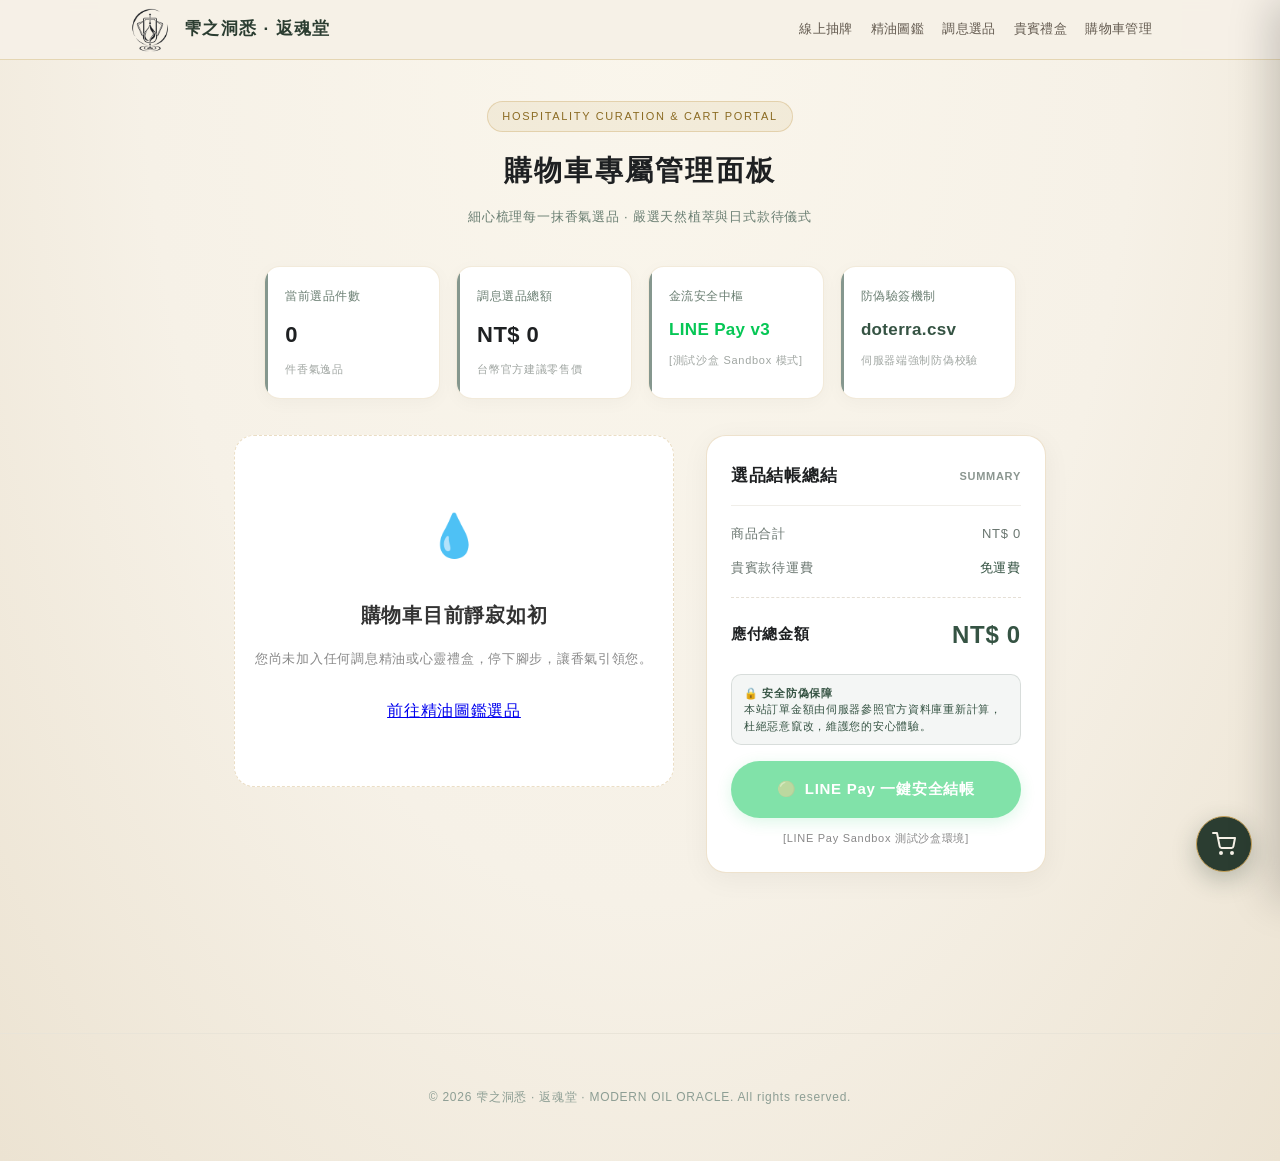
<file: static/cart.html>
<!DOCTYPE html>
<html lang="zh-Hant">
<head>
<!-- Google tag (gtag.js) -->
<script async src="https://www.googletagmanager.com/gtag/js?id=G-LH6J1MM1LK"></script>
<script>
  window.dataLayer = window.dataLayer || [];
  function gtag(){dataLayer.push(arguments);}
  gtag('js', new Date());
  gtag('config', 'G-LH6J1MM1LK');
</script>
<meta charset="UTF-8">
<meta name="viewport" content="width=device-width, initial-scale=1, viewport-fit=cover">
<title>購物車專屬管理面板｜現代精油心靈指引卡 · 雫之洞悉</title>
<meta name="description" content="雫之洞悉 · 返魂堂 購物車專屬管理面板。檢視當前調息選品、精油禮盒配置與 LINE Pay 一鍵安全結帳。">
<meta name="theme-color" content="#355343">
<link rel="icon" href="favicon.png?v=3" type="image/png">
<link rel="apple-touch-icon" href="apple-touch-icon.png">
<link rel="stylesheet" href="style.css?v=21">
<link rel="stylesheet" href="cart.css?v=1">
<link rel="stylesheet" href="fonts.css?v=1" media="print" onload="this.media='all'">
<noscript><link rel="stylesheet" href="fonts.css?v=1"></noscript>
<style>
  /* 購物車專屬管理面板 專用日式和風樣式 */
  .cart-admin-container {
    max-width: 1160px;
    margin: 40px auto 80px;
    padding: 0 24px;
  }
  .cart-admin-header {
    text-align: center;
    margin-bottom: 36px;
  }
  .cart-admin-badge {
    display: inline-block;
    font-size: 11px;
    letter-spacing: 0.15em;
    padding: 4px 14px;
    background: rgba(197, 160, 89, 0.12);
    border: 1px solid rgba(197, 160, 89, 0.35);
    color: #8b6b23;
    border-radius: 9999px;
    margin-bottom: 12px;
    font-family: var(--font-en, sans-serif);
    text-transform: uppercase;
  }
  .cart-admin-title {
    font-family: var(--font-serif, "Noto Serif TC", serif);
    font-size: 28px;
    color: #1e2022;
    letter-spacing: 0.08em;
    margin: 0 0 8px;
    font-weight: 600;
  }
  .cart-admin-subtitle {
    font-size: 13px;
    color: #6b7f73;
    letter-spacing: 0.06em;
    margin: 0;
  }

  /* 統計總覽卡片列 */
  .cart-stats-grid {
    display: grid;
    grid-template-columns: repeat(4, 1fr);
    gap: 16px;
    margin-bottom: 36px;
  }
  @media (max-width: 768px) {
    .cart-stats-grid {
      grid-template-columns: repeat(2, 1fr);
      gap: 12px;
    }
  }
  .cart-stat-card {
    background: #ffffff;
    border: 1px solid rgba(197, 160, 89, 0.22);
    border-radius: 16px;
    padding: 18px 20px;
    box-shadow: 0 4px 18px rgba(0, 0, 0, 0.03);
    position: relative;
    overflow: hidden;
  }
  .cart-stat-card::before {
    content: '';
    position: absolute;
    top: 0;
    left: 0;
    width: 3px;
    height: 100%;
    background: #355343;
    opacity: 0.6;
  }
  .cart-stat-label {
    font-size: 12px;
    color: #6b7f73;
    letter-spacing: 0.04em;
    margin-bottom: 6px;
  }
  .cart-stat-value {
    font-family: var(--font-en, sans-serif);
    font-size: 22px;
    font-weight: 600;
    color: #1e2022;
    letter-spacing: 0.02em;
  }
  .cart-stat-desc {
    font-size: 11px;
    color: #a0a6a2;
    margin-top: 4px;
  }

  /* 主內容佈局：左清單、右結帳摘要 */
  .cart-layout-grid {
    display: grid;
    grid-template-columns: 1fr 340px;
    gap: 32px;
    align-items: start;
  }
  @media (max-width: 992px) {
    .cart-layout-grid {
      grid-template-columns: 1fr;
    }
  }

  /* 清單卡片容器 */
  .cart-items-card {
    background: #ffffff;
    border: 1px solid rgba(197, 160, 89, 0.25);
    border-radius: 20px;
    padding: 24px 28px;
    box-shadow: 0 4px 24px rgba(0, 0, 0, 0.04);
  }
  .cart-table-head {
    display: grid;
    grid-template-columns: 80px 1fr 110px 110px 40px;
    padding-bottom: 14px;
    border-bottom: 1px solid #f0eee9;
    font-size: 12px;
    color: #8b9690;
    letter-spacing: 0.05em;
  }
  @media (max-width: 600px) {
    .cart-table-head {
      display: none;
    }
  }

  /* 單一品項列 */
  .cart-page-row {
    display: grid;
    grid-template-columns: 80px 1fr 110px 110px 40px;
    align-items: center;
    padding: 18px 0;
    border-bottom: 1px solid #f6f4f0;
    transition: background 0.2s ease;
  }
  @media (max-width: 600px) {
    .cart-page-row {
      grid-template-columns: 70px 1fr;
      gap: 12px;
      position: relative;
    }
  }
  .cart-row-thumb {
    width: 64px;
    height: 64px;
    border-radius: 12px;
    object-fit: cover;
    background: #f7f6f2;
    border: 1px solid rgba(197, 160, 89, 0.2);
  }
  .cart-row-info h4 {
    margin: 0 0 4px;
    font-size: 15px;
    font-family: var(--font-serif, serif);
    color: #1e2022;
  }
  .cart-row-meta {
    font-size: 12px;
    color: #7b8882;
    display: flex;
    gap: 8px;
    align-items: center;
    flex-wrap: wrap;
  }
  .cart-row-pillar-badge {
    font-size: 10px;
    padding: 2px 6px;
    border-radius: 4px;
    background: rgba(53, 83, 67, 0.08);
    color: #355343;
    border: 1px solid rgba(53, 83, 67, 0.2);
  }

  /* 數量調整器 */
  .cart-row-qty-box {
    display: flex;
    align-items: center;
    border: 1px solid #ddd7cc;
    border-radius: 8px;
    overflow: hidden;
    width: 88px;
    height: 32px;
    background: #faf8f5;
  }
  .cart-qty-btn {
    width: 28px;
    height: 30px;
    border: none;
    background: transparent;
    cursor: pointer;
    font-size: 14px;
    color: #444;
    display: flex;
    align-items: center;
    justify-content: center;
    transition: background 0.15s;
  }
  .cart-qty-btn:hover {
    background: rgba(197, 160, 89, 0.15);
  }
  .cart-qty-val {
    flex: 1;
    text-align: center;
    font-size: 13px;
    font-family: var(--font-en, sans-serif);
    color: #222;
    user-select: none;
  }

  .cart-row-subtotal {
    font-family: var(--font-en, sans-serif);
    font-size: 15px;
    font-weight: 600;
    color: #355343;
    letter-spacing: 0.02em;
  }
  .cart-row-remove {
    background: transparent;
    border: none;
    color: #9da6a1;
    cursor: pointer;
    font-size: 18px;
    line-height: 1;
    transition: color 0.2s;
  }
  .cart-row-remove:hover {
    color: #ba1a1a;
  }

  /* 底部按鈕列 */
  .cart-actions-bar {
    display: flex;
    justify-content: space-between;
    align-items: center;
    margin-top: 24px;
    padding-top: 18px;
    border-top: 1px solid #f0eee9;
  }
  .btn-secondary-link {
    font-size: 13px;
    color: #55665e;
    text-decoration: none;
    display: inline-flex;
    align-items: center;
    gap: 6px;
    transition: color 0.2s;
  }
  .btn-secondary-link:hover {
    color: #355343;
  }
  .btn-clear-cart {
    font-size: 12px;
    color: #a44;
    background: transparent;
    border: 1px dashed rgba(186, 26, 26, 0.35);
    padding: 6px 14px;
    border-radius: 8px;
    cursor: pointer;
    transition: all 0.2s;
  }
  .btn-clear-cart:hover {
    background: rgba(186, 26, 26, 0.08);
    border-color: #ba1a1a;
  }

  /* 右側結帳卡片 */
  .cart-checkout-summary {
    background: #ffffff;
    border: 1px solid rgba(197, 160, 89, 0.3);
    border-radius: 20px;
    padding: 24px;
    box-shadow: 0 6px 28px rgba(0, 0, 0, 0.05);
    position: sticky;
    top: 90px;
  }
  .cart-summary-title {
    font-family: var(--font-serif, serif);
    font-size: 17px;
    color: #1e2022;
    margin: 0 0 16px;
    padding-bottom: 12px;
    border-bottom: 1px solid #f0eee9;
    display: flex;
    justify-content: space-between;
    align-items: center;
  }
  .summary-line {
    display: flex;
    justify-content: space-between;
    align-items: center;
    font-size: 13px;
    color: #6a7670;
    margin-bottom: 10px;
  }
  .summary-line.total {
    margin-top: 16px;
    padding-top: 14px;
    border-top: 1px dashed #e5dfd5;
    font-size: 15px;
    color: #1e2022;
    font-weight: 600;
  }
  .summary-line.total .price-val {
    font-size: 24px;
    color: #355343;
    font-family: var(--font-en, sans-serif);
  }
  .security-seal {
    background: rgba(53, 83, 67, 0.05);
    border: 1px solid rgba(53, 83, 67, 0.15);
    border-radius: 10px;
    padding: 10px 12px;
    font-size: 11px;
    color: #355343;
    line-height: 1.5;
    margin: 16px 0;
  }
  .btn-linepay-checkout {
    display: flex;
    align-items: center;
    justify-content: center;
    gap: 8px;
    width: 100%;
    background: #06c755;
    color: #ffffff;
    border: none;
    padding: 14px 20px;
    border-radius: 9999px;
    font-size: 15px;
    font-weight: 600;
    cursor: pointer;
    box-shadow: 0 4px 16px rgba(6, 199, 85, 0.28);
    transition: all 0.2s cubic-bezier(0.16, 1, 0.3, 1);
    text-decoration: none;
  }
  .btn-linepay-checkout:hover {
    background: #05b34c;
    transform: translateY(-2px);
    box-shadow: 0 6px 20px rgba(6, 199, 85, 0.35);
  }

  /* 空狀態 */
  .cart-empty-panel {
    text-align: center;
    padding: 60px 20px;
    background: #ffffff;
    border: 1px dashed rgba(197, 160, 89, 0.35);
    border-radius: 20px;
  }
  .cart-empty-drop {
    font-size: 42px;
    color: #c5a059;
    margin-bottom: 12px;
  }
  .cart-empty-title {
    font-family: var(--font-serif, serif);
    font-size: 20px;
    color: #333;
    margin-bottom: 8px;
  }
  .cart-empty-text {
    font-size: 13px;
    color: #888;
    margin-bottom: 24px;
  }
</style>
</head>
<body class="has-fixed-nav">

<!-- 頂部日式款待導覽列 -->
<header class="site-nav">
  <div class="site-nav-inner">
    <a href="index.html" class="site-nav-logo">
      <img src="images/logo-emblem.png?v=3" alt="雫之洞悉 · 返魂堂" class="site-nav-logo-img" width="28" height="28">
      <span>雫之洞悉 · 返魂堂</span>
    </a>
    <nav class="site-nav-links">
      <a href="cards.html">線上抽牌</a>
      <a href="oils.html">精油圖鑑</a>
      <a href="index.html#shop">調息選品</a>
      <a href="index.html#gift">貴賓禮盒</a>
      <a href="cart.html" class="active">購物車管理</a>
    </nav>
  </div>
</header>

<main class="cart-admin-container">
  <!-- 頁面標題區 -->
  <div class="cart-admin-header">
    <span class="cart-admin-badge">Hospitality Curation & Cart Portal</span>
    <h1 class="cart-admin-title">購物車專屬管理面板</h1>
    <p class="cart-admin-subtitle">細心梳理每一抹香氣選品 · 嚴選天然植萃與日式款待儀式</p>
  </div>

  <!-- 4 大統計總覽卡片 -->
  <div class="cart-stats-grid">
    <div class="cart-stat-card">
      <div class="cart-stat-label">當前選品件數</div>
      <div class="cart-stat-value" id="stat-total-count">0</div>
      <div class="cart-stat-desc">件香氣逸品</div>
    </div>
    <div class="cart-stat-card">
      <div class="cart-stat-label">調息選品總額</div>
      <div class="cart-stat-value">NT$ <span id="stat-total-amount">0</span></div>
      <div class="cart-stat-desc">台幣官方建議零售價</div>
    </div>
    <div class="cart-stat-card">
      <div class="cart-stat-label">金流安全中樞</div>
      <div class="cart-stat-value" style="font-size: 17px; color: #06c755;">LINE Pay v3</div>
      <div class="cart-stat-desc">[測試沙盒 Sandbox 模式]</div>
    </div>
    <div class="cart-stat-card">
      <div class="cart-stat-label">防偽驗簽機制</div>
      <div class="cart-stat-value" style="font-size: 17px; color: #355343;">doterra.csv</div>
      <div class="cart-stat-desc">伺服器端強制防偽校驗</div>
    </div>
  </div>

  <!-- 主佈局區 -->
  <div class="cart-layout-grid">
    <!-- 左側清單區 -->
    <div id="cart-content-area">
      <div class="cart-items-card" id="cart-table-wrapper">
        <div class="cart-table-head">
          <span>香氣</span>
          <span>選品詳情</span>
          <span style="text-align: center;">調息數量</span>
          <span style="text-align: right;">小計金額</span>
          <span></span>
        </div>
        <div id="cart-rows-container">
          <!-- 動態渲染清單列 -->
        </div>

        <div class="cart-actions-bar">
          <a href="index.html#shop" class="btn-secondary-link">
            <span>←</span> 繼續選品探索
          </a>
          <button class="btn-clear-cart" id="btn-clear-all" type="button">
            清空所有品項
          </button>
        </div>
      </div>

      <!-- 空購物車狀態 -->
      <div class="cart-empty-panel" id="cart-empty-panel" style="display: none;">
        <div class="cart-empty-drop">💧</div>
        <h3 class="cart-empty-title">購物車目前靜寂如初</h3>
        <p class="cart-empty-text">您尚未加入任何調息精油或心靈禮盒，停下腳步，讓香氣引領您。</p>
        <a href="oils.html" class="button button-primary" style="display: inline-block;">
          前往精油圖鑑選品
        </a>
      </div>
    </div>

    <!-- 右側結帳總結 -->
    <aside class="cart-checkout-summary">
      <h3 class="cart-summary-title">
        <span>選品結帳總結</span>
        <span style="font-size: 11px; color: #8b9690; font-family: var(--font-en, sans-serif);">SUMMARY</span>
      </h3>
      <div class="summary-line">
        <span>商品合計</span>
        <span style="font-family: var(--font-en, sans-serif);">NT$ <span id="summary-subtotal">0</span></span>
      </div>
      <div class="summary-line">
        <span>貴賓款待運費</span>
        <span style="color: #355343; font-weight: 500;">免運費</span>
      </div>
      <div class="summary-line total">
        <span>應付總金額</span>
        <span class="price-val">NT$ <span id="summary-final-total">0</span></span>
      </div>

      <div class="security-seal">
        🔒 <strong>安全防偽保障</strong><br>
        本站訂單金額由伺服器參照官方資料庫重新計算，杜絕惡意竄改，維護您的安心體驗。
      </div>

      <a href="booking.html" class="btn-linepay-checkout" id="cart-page-checkout-btn">
        <span>🟢</span> LINE Pay 一鍵安全結帳
      </a>
      <div style="text-align: center; margin-top: 10px; font-size: 11px; color: #888;">
        [LINE Pay Sandbox 測試沙盒環境]
      </div>
    </aside>
  </div>
</main>

<footer class="site-footer" style="margin-top: 80px; text-align: center; padding: 40px 20px; border-top: 1px solid #e9e4d8; font-size: 12px; color: #8d9e94;">
  <p>© 2026 雫之洞悉 · 返魂堂 · MODERN OIL ORACLE. All rights reserved.</p>
</footer>

<!-- 引入購物車核心模組 -->
<script src="cart.js?v=1"></script>

<!-- 專屬面板互動腳本 -->
<script>
(function() {
  'use strict';

  function escapeHtml(str) {
    if (str == null) return '';
    return String(str)
      .replace(/&/g, '&amp;')
      .replace(/</g, '&lt;')
      .replace(/>/g, '&gt;')
      .replace(/"/g, '&quot;')
      .replace(/'/g, '&#39;');
  }

  function sanitizeUrl(url) {
    if (!url) return 'images/logo-emblem.png';
    const clean = String(url).trim();
    if (/^(https?:\/\/|\/|images\/)/i.test(clean)) {
      return clean.replace(/"/g, '&quot;').replace(/'/g, '&#39;');
    }
    return 'images/logo-emblem.png';
  }

  function renderPageCart() {
    if (!window.ModernOilCart) return;
    const items = window.ModernOilCart.getItems();
    const count = window.ModernOilCart.getCount();
    const total = window.ModernOilCart.getTotal();

    // 更新統計指標
    const statCountEl = document.getElementById('stat-total-count');
    const statAmountEl = document.getElementById('stat-total-amount');
    const subtotalEl = document.getElementById('summary-subtotal');
    const finalTotalEl = document.getElementById('summary-final-total');
    const checkoutBtn = document.getElementById('cart-page-checkout-btn');
    const tableWrapper = document.getElementById('cart-table-wrapper');
    const emptyPanel = document.getElementById('cart-empty-panel');
    const rowsContainer = document.getElementById('cart-rows-container');

    if (statCountEl) statCountEl.textContent = count;
    if (statAmountEl) statAmountEl.textContent = total.toLocaleString();
    if (subtotalEl) subtotalEl.textContent = total.toLocaleString();
    if (finalTotalEl) finalTotalEl.textContent = total.toLocaleString();

    if (items.length === 0) {
      if (tableWrapper) tableWrapper.style.display = 'none';
      if (emptyPanel) emptyPanel.style.display = 'block';
      if (checkoutBtn) {
        checkoutBtn.style.opacity = '0.5';
        checkoutBtn.style.pointerEvents = 'none';
        checkoutBtn.href = '#';
      }
      return;
    }

    if (tableWrapper) tableWrapper.style.display = 'block';
    if (emptyPanel) emptyPanel.style.display = 'none';
    if (checkoutBtn) {
      checkoutBtn.style.opacity = '1';
      checkoutBtn.style.pointerEvents = 'auto';
      // 序列化至 booking.html
      const safeItems = JSON.stringify(items.map(i => ({
        id: i.id,
        name: i.name,
        price: i.price,
        qty: i.qty,
        capacity: i.capacity || ''
      })));
      checkoutBtn.href = 'booking.html?cart_total=' + encodeURIComponent(total) + '&cart_items=' + encodeURIComponent(safeItems);
    }

    // 渲染各品項
    if (rowsContainer) {
      rowsContainer.innerHTML = items.map(function(item) {
        const itemSubtotal = (Number(item.price) || 0) * (Number(item.qty) || 1);
        const pillarHtml = item.pillar ? '<span class="cart-row-pillar-badge">' + escapeHtml(item.pillar) + '</span>' : '';
        const capHtml = item.capacity ? '<span>' + escapeHtml(item.capacity) + '</span>' : '';

        return '<div class="cart-page-row" data-id="' + escapeHtml(item.id) + '">' +
          '<div><img src="' + sanitizeUrl(item.image) + '" alt="' + escapeHtml(item.name) + '" class="cart-row-thumb"></div>' +
          '<div class="cart-row-info">' +
            '<h4>' + escapeHtml(item.name) + '</h4>' +
            '<div class="cart-row-meta">' +
              pillarHtml + capHtml +
              '<span>NT$ ' + (Number(item.price) || 0).toLocaleString() + '</span>' +
            '</div>' +
          '</div>' +
          '<div style="display: flex; justify-content: center;">' +
            '<div class="cart-row-qty-box">' +
              '<button type="button" class="cart-qty-btn btn-qty-dec" data-id="' + escapeHtml(item.id) + '">−</button>' +
              '<span class="cart-qty-val">' + (Number(item.qty) || 1) + '</span>' +
              '<button type="button" class="cart-qty-btn btn-qty-inc" data-id="' + escapeHtml(item.id) + '">+</button>' +
            '</div>' +
          '</div>' +
          '<div class="cart-row-subtotal" style="text-align: right;">' +
            'NT$ ' + itemSubtotal.toLocaleString() +
          '</div>' +
          '<div style="text-align: right;">' +
            '<button type="button" class="cart-row-remove btn-item-remove" data-id="' + escapeHtml(item.id) + '" title="刪除品項">×</button>' +
          '</div>' +
        '</div>';
      }).join('');

      // 綁定事件代理
      rowsContainer.querySelectorAll('.btn-qty-inc').forEach(function(btn) {
        btn.addEventListener('click', function() {
          const id = this.getAttribute('data-id');
          if (window.ModernOilCart) window.ModernOilCart.updateQty(id, 1);
        });
      });
      rowsContainer.querySelectorAll('.btn-qty-dec').forEach(function(btn) {
        btn.addEventListener('click', function() {
          const id = this.getAttribute('data-id');
          if (window.ModernOilCart) window.ModernOilCart.updateQty(id, -1);
        });
      });
      rowsContainer.querySelectorAll('.btn-item-remove').forEach(function(btn) {
        btn.addEventListener('click', function() {
          const id = this.getAttribute('data-id');
          if (window.ModernOilCart) window.ModernOilCart.remove(id);
        });
      });
    }
  }

  // 清空所有品項按鈕
  document.addEventListener('DOMContentLoaded', function() {
    const clearBtn = document.getElementById('btn-clear-all');
    if (clearBtn) {
      clearBtn.addEventListener('click', function() {
        if (confirm('確定要清空購物車內的所有調息選品嗎？')) {
          if (window.ModernOilCart) window.ModernOilCart.clear();
        }
      });
    }

    renderPageCart();
    window.addEventListener('cart:updated', renderPageCart);
  });
})();
</script>
</body>
</html>
</file>
<file: static/style.css>
/* ==========================================================================
   現代精油心靈指引卡 · 日式美學與 LINE Seed TW 旗艦樣式表 (style.css v13)
   字型已拆分為 fonts.css 非同步載入，實現秒開零阻斷
   ========================================================================== */

:root {
  /* 日式款待美學 (Omotenashi) 與和色規範 - 單一標準定義 (消滅覆寫飄移) */
  --paper-light: #FAF6EC;                     /* 胡粉 (Gofun) - 頁面頂部柔光 */
  --paper: #F6F1E7;                           /* 白茶 (Shiracha) - 主背景底色，WCAG AA 對比度 >= 10:1 */
  --paper-deep: #ECE3D2;                      /* 利休白茶 (Rikyu-shiracha) - 邊界與微深卡片底色 */
  --ink: #322E28;                             /* 墨 (Sumi) - 內文主文字 */
  --ink-soft: #635A4F;                        /* 灰墨 (Hai-sumi) - 次要指引文字 */
  --forest: #435B48;                          /* 常磐木 (Tokiwa-gi) - 品牌自然輔色 */
  --forest-deep: #2B3D31;                     /* 常磐深綠 (Tokiwa-midori) - 核心動作與主按鈕 */
  --sage: #828E7C;                            /* 柳染 (Yanagi-zome) - 英文副標與 SKU */
  --gold: #B8912E;                            /* 蒔繪金 (Makie-gold) - 核心印章與高光金箔 */
  --gold-soft: #CBA959;                       /* 柔光金 (Yawara-kin) - 次級強調外框 */
  --gold-hairline: rgba(184, 145, 46, 0.22);  /* 蒔繪金線 - 0.5px 細微分割線 */
  --card-back: #F9F5EC;                       /* 牌背和紙底色 */
  
  --nav-h: 60px;                              /* 頂部導覽列標準高度 */
  --bar-h: 64px;                              /* 手機底部操作列高度 */
  --content-max: 1080px;                      /* 閱讀舒適寬度 */
  --page-gutter: clamp(14px, 3.5vw, 28px);    /* 流體呼吸間距 */
  
  --font-family-base: 'LINE Seed TW', -apple-system, BlinkMacSystemFont, "Segoe UI", Roboto, sans-serif;
  --shadow-diffuse: 0 4px 20px rgba(50, 46, 40, 0.035), 0 16px 44px rgba(50, 46, 40, 0.065);
  --shadow-card: 0 6px 24px rgba(50, 46, 40, 0.05), 0 20px 48px rgba(50, 46, 40, 0.08);
  --shadow-btn: 0 4px 16px rgba(43, 61, 49, 0.22);
  --shadow-hover: 0 8px 28px rgba(43, 61, 49, 0.28);
  --ease-zen: cubic-bezier(0.22, 1, 0.36, 1);  /* 所作禪意平滑緩動 */
}
*{box-sizing:border-box;}
html,body{margin:0;padding:0;}
html{overflow-x:hidden;-webkit-text-size-adjust:100%;text-size-adjust:100%;}
body{
  font-family:var(--font-family-base); letter-spacing:.045em; line-height:1.9;
  background:radial-gradient(ellipse at top,#FAF6EC 0%,var(--paper) 55%,var(--paper-deep) 100%);
  color:var(--ink); min-height:100vh; display:flex; flex-direction:column;
  -webkit-tap-highlight-color:transparent; overflow-x:hidden; width:100%; min-width:280px;
}
body.has-fixed-nav{ padding-top:calc(var(--nav-h) + env(safe-area-inset-top, 0px)); }
body.has-fixed-bar{ padding-bottom:calc(var(--bar-h) + env(safe-area-inset-bottom, 0px)); }

.back-home-link{
  display:inline-flex; align-items:center; min-height:44px; padding:0 16px;
  font-size:12.5px; color:var(--forest); text-decoration:none; letter-spacing:.03em;
}

/* ---------- 固定頂部導覽列 ---------- */
.site-nav{
  position:fixed; top:0; left:0; right:0; height:calc(var(--nav-h) + env(safe-area-inset-top, 0px)); z-index:100;
  padding-top:env(safe-area-inset-top, 0px);
  background:rgba(246,241,231,.94); backdrop-filter:blur(6px);
  border-bottom:1px solid rgba(184,145,46,.28);
  display:flex; align-items:center;
}
.site-nav-inner{
  width:100%; max-width:var(--content-max); margin:0 auto; padding:0 var(--page-gutter);
  display:flex; align-items:center; justify-content:space-between; gap:12px;
}
.site-nav-logo{
  font-family:var(--font-family-base);
  font-size:15px; letter-spacing:.08em; color:var(--forest-deep); font-weight:600;
  white-space:nowrap; overflow:hidden; text-overflow:ellipsis;
}
.site-nav-cta{
  flex-shrink:0; min-height:44px; padding:0 16px;
  background:var(--forest); color:#fff; border:none; border-radius:22px;
  font-size:13px; letter-spacing:.04em; cursor:pointer;
  box-shadow:0 2px 8px rgba(51,70,58,.25);
}
.site-nav-cta:active{opacity:0.88;}

/* ---------- 固定手機底部操作列 ---------- */
.mobile-bar{
  position:fixed; left:0; right:0; bottom:0; z-index:100; height:var(--bar-h);
  padding:8px 16px calc(8px + env(safe-area-inset-bottom));
  background:rgba(250,246,236,.96); backdrop-filter:blur(6px);
  border-top:1px solid rgba(184,145,46,.28);
  display:flex; gap:10px;
}
.mobile-bar-btn{
  flex:1; min-height:44px; border-radius:22px; font-size:14px; letter-spacing:.04em;
  cursor:pointer; border:1px solid transparent;
}
.mobile-bar-btn.primary{ background:var(--forest); color:#fff; box-shadow:0 3px 10px rgba(51,70,58,.28); }
.mobile-bar-btn.primary:active{ opacity:0.88; }
.mobile-bar-btn.secondary{ background:transparent; border-color:var(--gold); color:var(--forest-deep); }
.mobile-bar-btn.secondary:active{ background:rgba(184,145,46,.12); }

.site-toast{
  position:fixed; left:50%; bottom:calc(var(--bar-h) + env(safe-area-inset-bottom) + 14px);
  transform:translateX(-50%) translateY(8px); opacity:0; pointer-events:none;
  background:var(--forest-deep); color:#fff; font-size:12.5px; letter-spacing:.03em;
  padding:9px 16px; border-radius:20px; box-shadow:0 4px 14px rgba(0,0,0,.18);
  z-index:200; transition:opacity .25s ease, transform .25s ease; max-width:calc(100% - 32px); text-align:center;
}
.site-toast.show{ opacity:1; transform:translateX(-50%) translateY(0); }

.brand-title{font-family:var(--font-family-base);text-align:center;padding:20px 16px 4px;letter-spacing:.12em;}
.brand-title h1{font-size:clamp(18px,5vw,26px);margin:0 0 4px;color:var(--forest-deep);font-weight:600;}
.brand-title p{margin:0;font-size:10.5px;color:var(--sage);letter-spacing:.3em;}
.ornament-divider{display:flex;align-items:center;justify-content:center;gap:10px;color:var(--gold);opacity:.7;margin:6px auto 14px;}
.ornament-divider::before,.ornament-divider::after{content:"";flex:1;max-width:60px;height:1px;background:var(--gold);opacity:.5;}

main{flex:1;display:flex;flex-direction:column;align-items:center;padding:0 var(--page-gutter) 40px;width:100%;max-width:100%;}

#mode-select{width:100%;max-width:720px;display:flex;flex-direction:column;gap:12px;margin-top:4px;}
.mode-btn{background:linear-gradient(135deg,#fff9ee,var(--paper));border:1px solid rgba(184,145,46,.4);border-radius:14px;padding:14px 18px;min-height:44px;text-align:left;cursor:pointer;box-shadow:0 2px 6px rgba(58,54,46,.08);display:flex;align-items:center;gap:12px;}
.mode-btn{width:100%;font:inherit;color:inherit;}
.mode-btn:active{opacity:0.88;}
.mode-num{font-family:var(--font-family-base);font-size:22px;color:var(--forest);width:30px;text-align:center;flex-shrink:0;}
.mode-text b{display:block;font-size:15px;color:var(--ink);}
.mode-text span{font-size:11.5px;color:var(--ink-soft);}

#stage{width:100%;max-width:760px;display:none;flex-direction:column;align-items:center;}
#stage.active{display:flex;}
.stage-header{display:flex;align-items:center;justify-content:space-between;width:100%;margin-bottom:6px;}
.back-btn{background:none;border:1px solid var(--forest);color:var(--forest);border-radius:20px;padding:5px 14px;min-height:44px;min-width:44px;font-size:12.5px;cursor:pointer;transition:all .2s ease;}
.back-btn:active{transform:scale(0.94);opacity:.85;}
.stage-title{font-size:14px;color:var(--forest-deep);letter-spacing:.05em;}
.instruction{font-size:13px;color:var(--ink-soft);text-align:center;margin:4px 0 6px;min-height:18px;}

#indicator-select{display:none;flex-direction:column;gap:8px;width:100%;max-width:420px;margin:8px 0 16px;}
.indicator-item{background:#fffaf3;border:1px solid rgba(184,145,46,.35);border-radius:10px;padding:11px 16px;min-height:44px;font-size:14px;color:var(--ink);cursor:pointer;display:flex;justify-content:space-between;align-items:center;transition:all .2s ease;}
.indicator-item:active{background:var(--paper-deep);transform:scale(0.98);}
.indicator-item .en{font-size:10.5px;color:var(--ink-soft);}

#fan-wrap{width:100%;display:none;flex-direction:column;align-items:center;}
#fan-stage{
  position:relative; width:100%; max-width:720px;
  height:min(72vh, 640px); min-height:440px;
  margin:8px auto 4px; overflow:visible;
  user-select:none; -webkit-user-select:none; touch-action:pan-y;
}
#fan-stage.shuffling .fan-card{ animation:fanShuffle .9s ease-in-out infinite; }
@keyframes fanShuffle{ 0%,100%{filter:brightness(1);} 50%{filter:brightness(1.06);} }
.fan-card{
  position:absolute;
  width:clamp(52px, 7.5vw, 78px);
  height:calc(clamp(52px, 7.5vw, 78px) * 1.4);
  border-radius:9px;
  background-image:url("images/Gemini_Generated_Image.png");
  background-size:cover;
  background-position:center;
  border:1px solid var(--gold-hairline);
  box-shadow:var(--shadow-diffuse);
  transform-origin:bottom center;
  transition:left .25s ease, top .25s ease, width .25s ease, height .25s ease, transform .25s ease, box-shadow .25s ease;
  cursor:pointer;
}
.fan-card:active{ box-shadow:0 6px 16px rgba(51,70,58,.3); }
.fan-card.revealed{
  background-image:none; background:#fff; pointer-events:none;
  animation:fanReveal .4s cubic-bezier(0.22, 1, 0.36, 1);
  box-shadow:0 0 14px rgba(197, 160, 89, 0.4), var(--shadow-diffuse);
}
@keyframes fanReveal{
  0%{ transform: scale(0.92) rotateY(70deg); filter: brightness(1.25); }
  100%{ transform: scale(1) rotateY(0deg); filter: brightness(1); }
}
.fan-card.revealed img{
  width:100%; height:72%; object-fit:cover; border-radius:9px 9px 0 0;
  transform:scale(1.35); transform-origin:center;
}
.fan-card.revealed .mini-cap{font-size:8px;text-align:center;color:var(--forest-deep);padding:2px 2px;line-height:1.2;overflow:hidden;}
.fan-card.dimmed{ opacity:.28; pointer-events:none; }
.fan-card.spotlight{ box-shadow:0 0 0 3px var(--forest), 0 6px 16px rgba(51,70,58,.35); z-index:5; }

.deck-hint{font-size:12px;color:var(--sage);margin-top:6px;}

.send-status{font-size:12.5px;color:var(--sage);text-align:center;margin-top:14px;min-height:16px;}
.again-btn{margin:10px auto 0;background:var(--forest);color:#fff;border:none;border-radius:24px;padding:10px 28px;min-height:44px;font-size:13.5px;cursor:pointer;box-shadow:0 4px 12px rgba(51,70,58,.3);}
.again-btn:active{opacity:0.88;}

/* ---------- 首頁（外層 / 1樓）專屬樣式 ---------- */
.site-nav-links{ display:flex; align-items:center; gap:18px; }
.site-nav-links a{
  font-size:12.5px; color:var(--ink-soft); text-decoration:none; letter-spacing:.03em;
  white-space:nowrap;
}
.site-nav-links a:hover{ color:var(--forest-deep); }

.home-hero{
  width:100%; max-width:var(--content-max); margin:0 auto;
  padding:clamp(64px,9vw,96px) var(--page-gutter) clamp(48px,6vw,68px);
  display:flex; flex-wrap:wrap; align-items:center; gap:48px;
}
.home-hero-text{ flex:1 1 360px; min-width:0; }
.home-kicker{
  display:flex; align-items:center; gap:10px; color:var(--gold-soft);
  font-size:11px; letter-spacing:.32em; margin-bottom:18px;
}
.home-kicker::before,.home-kicker::after{ content:""; width:34px; height:1px; background:var(--gold-soft); opacity:.7; }
.home-hero h1{
  font-family:var(--font-family-base); font-weight:600;
  font-size:clamp(30px,6vw,50px); line-height:1.35; color:var(--forest-deep);
  margin:0 0 18px;
}
.home-hero p.home-sub{ font-size:14.5px; color:var(--ink-soft); line-height:1.8; margin:0 0 26px; max-width:38em; }
.home-cta-row{ display:flex; flex-wrap:wrap; gap:12px; margin-bottom:14px; }
.home-cta{
  min-height:48px; padding:0 22px; border-radius:24px; font-size:14.5px; letter-spacing:.03em;
  display:inline-flex; align-items:center; justify-content:center; gap:8px;
  text-decoration:none; cursor:pointer; border:1px solid transparent;
}
.home-cta.primary{ background:var(--forest); color:#fff; box-shadow:0 4px 14px rgba(51,70,58,.28); }
.home-cta.primary:active{ opacity:0.88; }
.home-cta.secondary{ background:transparent; border-color:var(--gold); color:var(--forest-deep); }
.home-cta.secondary:active{ background:rgba(184,145,46,.1); }
.home-disclaimer{ font-size:11px; color:var(--sage); letter-spacing:.02em; }

.home-hero-visual{ flex:0 1 300px; min-width:220px; display:flex; justify-content:center; }
.home-card-mock{
  width:100%; max-width:260px; aspect-ratio:3/4; border-radius:16px;
  background:linear-gradient(160deg,#EDF1E9,#DCE4D8);
  border:1px solid rgba(75,99,80,.25); box-shadow:var(--shadow-card);
  display:flex; flex-direction:column; align-items:center; justify-content:center; gap:10px;
  padding:24px; text-align:center;
}
.home-card-mock .spark{ color:var(--gold); font-size:22px; }
.home-card-mock .eyebrow{ font-size:10px; letter-spacing:.28em; color:var(--forest); }
.home-card-mock .title{ font-family:var(--font-family-base); font-size:26px; color:var(--forest-deep); font-weight:600; }
.home-card-mock .line{ font-size:11.5px; color:var(--ink-soft); line-height:1.7; }

.home-section{ width:100%; max-width:var(--content-max); margin:0 auto; padding:8px var(--page-gutter) 48px; }
.home-section-title{
  font-family:var(--font-family-base); font-size:20px; color:var(--forest-deep);
  text-align:center; margin:0 0 22px; letter-spacing:.04em;
}
.home-feature-grid{ display:grid; grid-template-columns:repeat(auto-fit,minmax(200px,1fr)); gap:16px; }
.home-feature-card{
  background:#fffaf3; border:1px solid rgba(184,145,46,.3); border-radius:14px;
  padding:20px 18px; text-align:left;
}
.home-feature-card b{ display:block; font-size:14.5px; color:var(--forest-deep); margin-bottom:6px; }
.home-feature-card span{ font-size:12.5px; color:var(--ink-soft); line-height:1.7; }

.home-footer{ width:100%; text-align:center; padding:20px 16px 8px; font-size:11px; color:var(--sage); letter-spacing:.05em; }

:where(a,button,input,select,textarea):focus-visible{
  outline:3px solid rgba(184,145,46,.78);
  outline-offset:3px;
}

/* ---------- 抽牌結果：平放卡片列（點擊看詳情） ---------- */
#drawn-row{
  display:grid;grid-template-columns:repeat(auto-fit,minmax(140px,180px));gap:14px;
  justify-content:center;width:100%;max-width:760px;margin:14px auto 0;
}
.drawn-slot{display:flex;width:100%;min-width:0;}
.drawn-card{
  width:100%; border-radius:12px; overflow:hidden; border:1px solid var(--gold-hairline);
  box-shadow:var(--shadow-diffuse); background:#fffaf3; display:flex; flex-direction:column;
  animation:cardReveal .5s ease; cursor:pointer; text-align:left; padding:0; font:inherit; color:inherit;
  position:relative;
  transition:transform 0.45s var(--ease-zen), box-shadow 0.45s var(--ease-zen), border-color 0.35s ease;
}
.drawn-card::after{
  content:'';
  position:absolute;
  top:0; left:-120%;
  width:100%; height:100%;
  background:linear-gradient(115deg, transparent 20%, rgba(203, 169, 89, 0.25) 45%, rgba(255, 250, 240, 0.45) 50%, rgba(203, 169, 89, 0.25) 55%, transparent 80%);
  transform:skewX(-20deg);
  animation:makiEShimmer 1.2s cubic-bezier(0.22, 1, 0.36, 1) 0.3s forwards;
  pointer-events:none;
}
@keyframes makiEShimmer{
  0%{ left:-120%; opacity:0; }
  25%{ opacity:1; }
  100%{ left:220%; opacity:0; }
}
.drawn-card:hover{
  border-color:rgba(184, 145, 46, 0.55);
  box-shadow:0 8px 24px rgba(50, 46, 40, 0.08), 0 0 16px rgba(197, 160, 89, 0.22);
  transform:translateY(-3px);
}
.drawn-card:active{ opacity:0.88; transform:scale(0.98); }
@keyframes cardReveal{ from{opacity:0;transform:translateY(10px) scale(.95);} to{opacity:1;transform:translateY(0) scale(1);} }
.drawn-card .slot-label{font-size:10.5px;color:var(--sage);letter-spacing:.05em;text-align:center;padding:8px 6px 6px;}
.drawn-card img{width:100%;aspect-ratio:4/3;object-fit:cover;display:block;}
.drawn-card .cap{flex:1;display:flex;flex-direction:column;justify-content:center;align-items:center;padding:8px 6px 4px;text-align:center;gap:2px;}
.drawn-card .cap b{font-size:13px;color:var(--forest-deep);}
.drawn-card .cap span{font-size:9.5px;color:var(--ink-soft);}
.drawn-card .read-link{font-size:10.5px;color:var(--forest);padding:0 6px 10px;text-align:center;}

/* ---------- 專屬體驗碼面板 ---------- */
.experience-panel{
  width:100%; max-width:420px; margin:32px auto 0; text-align:center;
  background:#fffaf3; border:1px solid rgba(184,145,46,.4); border-top:3px solid var(--gold-soft);
  border-radius:16px; padding:20px 20px 18px; box-shadow:0 3px 10px rgba(58,54,46,.08);
}
.experience-panel .ep-label{font-size:11px;color:var(--sage);letter-spacing:.1em;margin-bottom:6px;}
.experience-panel .ep-code{font-family:var(--font-family-base);font-size:22px;letter-spacing:.06em;color:var(--forest-deep);font-weight:600;margin-bottom:8px;word-break:break-all;}
.experience-panel .ep-desc{font-size:11.5px;color:var(--ink-soft);line-height:1.7;margin-bottom:14px;}
.experience-panel .ep-send-btn{
  width:100%; min-height:44px; background:var(--forest); color:#fff; border:none; border-radius:22px;
  font-size:13.5px; letter-spacing:.03em; cursor:pointer; box-shadow:0 3px 10px rgba(51,70,58,.28);
}
.experience-panel .ep-send-btn:active{ opacity:0.88; }
.experience-panel .ep-send-btn:disabled{ opacity:.6; }
.experience-panel .ep-book-link{ display:block; margin-top:12px; font-size:11.5px; color:var(--forest); text-decoration:none; }

/* ---------- 詳情彈窗 ---------- */
.insight-modal{
  position:fixed; inset:0; z-index:300; display:none;
  background:rgba(58,54,46,.55); backdrop-filter:blur(2px);
  align-items:center; justify-content:center; padding:16px;
}
.insight-modal.open{ display:flex; }
.insight-modal-card{
  width:100%; max-width:820px; max-height:90vh; overflow-y:auto;
  background:var(--paper); border-radius:18px; box-shadow:0 20px 50px rgba(0,0,0,.3);
  display:flex; flex-wrap:wrap; position:relative;
}
.insight-modal-img{ flex:1 1 300px; min-width:0; }
.insight-modal-img img{ width:100%; aspect-ratio:4/3; object-fit:cover; display:block; }
@media (min-width:601px){
  .insight-modal-img img{ height:100%; aspect-ratio:auto; min-height:300px; }
}
.insight-modal-body{ flex:1 1 340px; min-width:0; padding:30px 30px 26px; }
.insight-modal-close{
  position:absolute; top:12px; right:12px; z-index:2; width:42px; height:42px; border-radius:50%;
  background:rgba(255,255,255,.88); border:none; font-size:18px; cursor:pointer; color:var(--ink);
  display:flex; align-items:center; justify-content:center; transition:transform .2s ease;
}
.insight-modal-close:active{ transform:scale(0.9); }
.im-eyebrow{ font-size:11px; letter-spacing:.22em; color:var(--sage); margin-bottom:12px; }
.im-name{ font-family:var(--font-family-base); font-size:28px; color:var(--forest-deep); font-weight:600; }
.im-name-en{ font-size:13px; color:var(--ink-soft); margin-bottom:14px; }
.im-pills{ display:flex; flex-wrap:wrap; gap:7px; margin-bottom:18px; }
.im-pill{ font-size:12px; padding:5px 14px; border-radius:14px; background:var(--paper-deep); color:var(--forest-deep); }
.im-guidance{ font-size:14.5px; line-height:1.9; color:var(--ink); margin-bottom:10px; white-space:pre-line; }
.im-chakra{ font-size:12px; color:var(--sage); margin-top:4px; }

.im-gate{ border-top:1px solid rgba(184,145,46,.3); margin-top:14px; padding-top:16px; text-align:center; }
.im-gate .gate-eyebrow{ font-size:10px; letter-spacing:.2em; color:var(--gold-soft); margin-bottom:8px; }
.im-gate .gate-title{ font-size:15px; color:var(--forest-deep); font-weight:600; margin-bottom:8px; }
.im-gate .gate-desc{ font-size:11.5px; color:var(--ink-soft); line-height:1.7; margin-bottom:6px; }
.im-gate .gate-note{ font-size:10.5px; color:var(--sage); margin-bottom:14px; }
.im-gate .gate-qr{ width:150px; height:150px; margin:0 auto 14px; border-radius:10px; overflow:hidden; border:1px solid rgba(184,145,46,.3); background:#fff; }
.im-gate .gate-qr img{ width:100%; height:100%; object-fit:contain; }
.im-gate .gate-confirm-btn{
  width:100%; min-height:44px; background:var(--forest-deep); color:#fff; border:none; border-radius:22px;
  font-size:13.5px; cursor:pointer; margin-bottom:10px;
}
.im-gate .gate-skip-btn{ background:none; border:none; font-size:12px; color:var(--ink-soft); text-decoration:underline; cursor:pointer; min-height:44px; }

/* ---------- 貴賓體驗預約表單 ---------- */
#booking-form-wrap{ width:100%; max-width:560px; }
.booking-intro{ font-size:13px; color:var(--ink-soft); line-height:1.8; text-align:center; margin:0 0 22px; }

/* 日式調息逸品奉呈卡 (Cart Summary Banner) */
.cart-summary-banner {
  background: #FFFDF9;
  border: 1px solid var(--gold-hairline);
  border-radius: 14px;
  padding: 16px 18px;
  margin: 0 0 20px;
  box-shadow: var(--shadow-diffuse);
}
.csb-header {
  display: flex;
  align-items: center;
  justify-content: space-between;
  border-bottom: 1px solid rgba(184, 145, 46, 0.18);
  padding-bottom: 10px;
  margin-bottom: 12px;
}
.csb-title {
  display: flex;
  align-items: center;
  gap: 8px;
  font-size: 13.5px;
  font-weight: 700;
  color: var(--forest-deep);
  letter-spacing: 0.04em;
}
.csb-seal {
  background: rgba(184, 145, 46, 0.12);
  color: var(--gold);
  border: 1px solid rgba(184, 145, 46, 0.35);
  font-size: 10.5px;
  padding: 2px 7px;
  border-radius: 4px;
  font-weight: 600;
}
.csb-count {
  font-size: 11.5px;
  color: var(--sage);
}
.csb-list {
  display: flex;
  flex-direction: column;
  gap: 10px;
  margin-bottom: 12px;
}
.csb-item {
  display: flex;
  align-items: center;
  justify-content: space-between;
  font-size: 13px;
  gap: 10px;
}
.csb-item-img {
  width: 36px;
  height: 36px;
  object-fit: cover;
  border-radius: 6px;
  border: 1px solid rgba(184, 145, 46, 0.2);
  flex-shrink: 0;
}
.csb-item-name {
  color: var(--ink);
  font-weight: 600;
  line-height: 1.4;
}
.csb-item-meta {
  font-size: 11px;
  color: var(--sage);
}
.csb-item-price {
  font-weight: 700;
  color: var(--forest-deep);
  white-space: nowrap;
  font-size: 13.5px;
}
.csb-footer {
  display: flex;
  align-items: baseline;
  justify-content: space-between;
  border-top: 1px dashed rgba(184, 145, 46, 0.25);
  padding-top: 10px;
}
.csb-label {
  font-size: 12px;
  color: var(--ink-soft);
}
.csb-total {
  font-size: 1.25rem;
  font-weight: 800;
  color: var(--forest-deep);
}

.booking-form{ display:flex; flex-direction:column; gap:16px; }
.form-field{ display:flex; flex-direction:column; gap:6px; }
.form-label{ font-size:12.5px; color:var(--forest-deep); letter-spacing:.03em; }
.form-label .req{ color:var(--gold); }
.form-input{
  min-height:44px; padding:0 14px; border-radius:10px; border:1px solid rgba(184,145,46,.4);
  background:#fffaf3; font-family:inherit; font-size:14px; color:var(--ink);
}
.form-input:focus{ outline:2px solid var(--forest); outline-offset:1px; }
.form-textarea{ min-height:88px; padding:10px 14px; resize:vertical; }
.draw-code-note{ font-size:12px; color:var(--forest); background:var(--paper-deep); border-radius:10px; padding:10px 14px; }
.form-submit-btn{
  min-height:48px; background:var(--forest); color:#fff; border:none; border-radius:24px;
  font-size:14.5px; letter-spacing:.03em; cursor:pointer; box-shadow:0 4px 14px rgba(51,70,58,.28);
}
.form-submit-btn:active{ opacity:0.88; }
.form-submit-btn:disabled{ opacity:.6; }
.booking-disclaimer{ font-size:10.5px; color:var(--sage); line-height:1.7; text-align:center; margin:2px 0 0; }

.booking-confirm{
  width:100%; max-width:420px; margin:0 auto; text-align:center;
  background:#fffaf3; border:1px solid rgba(184,145,46,.4); border-radius:16px;
  padding:26px 22px; box-shadow:0 3px 10px rgba(58,54,46,.08);
  display:flex; flex-direction:column; align-items:center; gap:6px;
}
.booking-confirm .home-cta{ margin-top:14px; }

/* ---------- 管理後台 ---------- */
.admin-login-wrap{ width:100%; max-width:360px; display:flex; flex-direction:column; gap:16px; margin:0 auto; }
.admin-msg{ font-size:12.5px; color:var(--sage); text-align:center; min-height:16px; }

.admin-dashboard{ width:100%; max-width:960px; }
.admin-stats-row{ display:grid; grid-template-columns:repeat(auto-fit,minmax(140px,1fr)); gap:12px; margin-bottom:18px; }
.admin-stat-card{
  flex:1; background:#fffaf3; border:1px solid rgba(184,145,46,.35); border-radius:14px;
  padding:16px; text-align:center; display:flex; flex-direction:column; gap:4px;
}
.admin-stat-card b{ font-family:var(--font-family-base); font-size:28px; color:var(--forest-deep); }
.admin-stat-card span{ font-size:11.5px; color:var(--ink-soft); }

.admin-toolbar{ display:flex; flex-wrap:wrap; gap:8px; margin-bottom:14px; }
.admin-toolbar .form-input{ flex:1 1 160px; min-width:0; }
.admin-status-filter{ flex:0 0 120px; }
.admin-logout-btn{ min-height:44px; padding:0 16px; }

.booking-list{ display:flex; flex-direction:column; gap:14px; }
.booking-card{
  background:#fffaf3; border:1px solid rgba(184,145,46,.35); border-radius:14px;
  padding:16px 18px; box-shadow:0 2px 8px rgba(58,54,46,.08);
}
.booking-card-head{ display:flex; justify-content:space-between; align-items:flex-start; margin-bottom:8px; gap:10px; }
.booking-receipt{ font-family:var(--font-family-base); font-size:17px; color:var(--forest-deep); font-weight:600; }
.booking-created{ font-size:10.5px; color:var(--sage); }
.status-badge{ font-size:11px; padding:4px 12px; border-radius:12px; white-space:nowrap; flex-shrink:0; }
.status-badge.status-pending{ background:#F3E7C9; color:#7A5C1E; }
.status-badge.status-contacted{ background:#DCE7E0; color:var(--forest-deep); }
.status-badge.status-done{ background:var(--forest); color:#fff; }
.status-badge.status-cancelled{ background:#EADCDC; color:#7A3B3B; }

.booking-row{ font-size:12.5px; color:var(--ink); line-height:1.7; }
.booking-actions{ display:flex; gap:8px; margin-top:12px; flex-wrap:wrap; }
.booking-status-select{ flex:0 0 120px; min-height:40px; }
.draw-toggle-btn{
  min-height:40px; padding:0 14px; border-radius:10px; border:1px solid var(--forest); background:none;
  color:var(--forest); font-size:12.5px; cursor:pointer;
}

.draw-detail{ margin-top:12px; padding-top:12px; border-top:1px solid rgba(184,145,46,.3); }
.draw-detail-meta{ font-size:11px; color:var(--sage); margin-bottom:8px; }
.draw-detail-cards{ display:flex; flex-wrap:wrap; gap:10px; }
.draw-detail-card{ width:76px; text-align:center; }
.draw-detail-card img{ width:76px; height:57px; object-fit:cover; border-radius:8px; border:1px solid rgba(184,145,46,.35); }
.draw-detail-card .ddc-label{ font-size:9px; color:var(--sage); margin-top:4px; }
.draw-detail-card .ddc-name{ font-size:10.5px; color:var(--forest-deep); }

/* ---------- 卡牌說明書入口 ---------- */
.guide-book-link{
  display:block; text-align:center; font-size:12.5px; color:var(--forest);
  text-decoration:none; margin-bottom:14px; min-height:44px; line-height:44px;
}
.card-data-state{min-height:20px;text-align:center;font-size:12px;color:var(--sage);}
.card-data-retry{
  align-self:center;min-height:44px;border:1px solid var(--forest);border-radius:22px;
  background:transparent;color:var(--forest);font:inherit;font-size:12.5px;padding:7px 18px;cursor:pointer;
}

/* ---------- 卡牌說明書彈窗 ---------- */
.guide-modal{
  position:fixed; inset:0; z-index:300; display:none;
  background:rgba(58,54,46,.55); backdrop-filter:blur(2px);
  align-items:center; justify-content:center; padding:16px;
}
.guide-modal.open{ display:flex; }
.guide-modal-card{
  width:100%; max-width:760px; max-height:88vh; overflow-y:auto;
  background:var(--paper); border-radius:18px; box-shadow:0 20px 50px rgba(0,0,0,.3);
  padding:32px 28px; position:relative;
}
.guide-modal-close{
  position:absolute; top:14px; right:14px; width:42px; height:42px; border-radius:50%;
  background:rgba(255,255,255,.88); border:none; font-size:18px; cursor:pointer; color:var(--ink);
  display:flex; align-items:center; justify-content:center; transition:transform .2s ease;
}
.guide-modal-close:active{ transform:scale(0.9); }
.guide-modal-eyebrow{ text-align:center; font-size:10.5px; letter-spacing:.24em; color:var(--sage); }
.guide-modal-title{ text-align:center; font-family:var(--font-family-base); font-size:26px; color:var(--forest-deep); font-weight:600; margin:6px 0 8px; }
.guide-modal-sub{ text-align:center; font-size:12.5px; color:var(--ink-soft); margin-bottom:26px; }
.guide-grid{ display:grid; grid-template-columns:repeat(auto-fit,minmax(240px,1fr)); gap:16px; }
.guide-item{ background:#fffaf3; border:1px solid rgba(184,145,46,.35); border-radius:14px; padding:18px 18px 20px; }
.guide-item .gi-num{ font-family:var(--font-family-base); font-size:12px; color:var(--gold-soft); }
.guide-item .gi-title{ font-size:16px; color:var(--forest-deep); font-weight:600; margin:2px 0 10px; }
.guide-item .gi-h{ font-size:11px; color:var(--sage); letter-spacing:.05em; margin-bottom:4px; }
.guide-item .gi-p{ font-size:12px; color:var(--ink); line-height:1.7; margin-bottom:12px; }
.guide-diagram{ display:flex; gap:6px; }
.guide-diagram .gd-box{
  flex:1; min-width:0; background:var(--paper-deep); border:1px solid rgba(184,145,46,.3); border-radius:6px;
  font-size:9.5px; color:var(--forest-deep); text-align:center; padding:10px 4px; line-height:1.4;
}
.guide-diagram .gd-box.gd-circle{ border-radius:50%; aspect-ratio:1; display:flex; align-items:center; justify-content:center; flex:0 0 44px; }

/* ---------- 模式五：抽牌前引導 ---------- */
.mode5-intro{ width:100%; max-width:420px; display:flex; flex-direction:column; align-items:center; gap:18px; margin:12px auto 0; text-align:center; }
.mode5-intro-sub{ font-size:13px; color:var(--ink-soft); margin:0; }
.mode5-card-back{
  width:150px; aspect-ratio:1/1.4; border-radius:12px;
  background-image:url("images/Gemini_Generated_Image.png"); background-size:cover; background-position:center;
  border:1px solid var(--gold-hairline); box-shadow:0 10px 26px rgba(58,54,46,.22);
}

/* ---------- 模式七：流年/流月/流日 分頁選擇 ---------- */
.mode7-tabs{ width:100%; max-width:420px; display:flex; flex-direction:column; gap:10px; margin:12px auto 0; }
.mode7-tab-btn{
  min-height:48px; border-radius:14px; border:1px solid rgba(184,145,46,.4); background:#fffaf3;
  color:var(--forest-deep); font-size:14px; cursor:pointer;
}
.mode7-tab-btn:active{ opacity:0.88; }

/* ---------- O2O 實體精油處方箋 ---------- */
.o2o-panel{
  width:100%; max-width:480px; margin:18px auto 0; background:#fffaf3;
  border:1px solid rgba(184,145,46,.4); border-radius:14px; padding:16px 18px;
}
.o2o-title{ font-size:13.5px; color:var(--forest-deep); font-weight:600; margin-bottom:10px; }
.o2o-item{ padding:10px 0; border-top:1px solid rgba(184,145,46,.25); }
.o2o-item:first-of-type{ border-top:none; }
.o2o-label{ font-size:11px; color:var(--sage); margin-bottom:2px; }
.o2o-card-name{ font-size:13px; color:var(--forest-deep); font-weight:600; margin-bottom:4px; }
.o2o-text{ font-size:12px; color:var(--ink); line-height:1.8; white-space:pre-line; }
.o2o-note{ font-size:10px; color:var(--sage); line-height:1.6; margin-top:10px; }

/* ---------- 三大分類選單（鏡子／河流／岔路） ---------- */
.category-question{ font-size:16px; color:var(--forest-deep); text-align:center; margin:4px 0 16px; font-family:var(--font-family-base); }
.category-row{ display:flex; width:100%; max-width:720px; gap:10px; margin:0 auto 20px; }
.category-card{
  flex:1; min-width:0; min-height:88px; background:#fffaf3; border:1px solid rgba(184,145,46,.35);
  border-radius:14px; padding:14px 10px; text-align:center; cursor:pointer; display:flex; flex-direction:column; align-items:center; gap:4px;
  transition:all .25s var(--ease-zen);
}
.category-card:active{ transform:scale(0.96); }
.category-card.active{ border-color:var(--forest); background:linear-gradient(135deg,#fff9ee,var(--paper-deep)); box-shadow:0 3px 10px rgba(51,70,58,.15); }
.category-card:disabled,.mode-btn:disabled{cursor:wait;opacity:.58;transform:none;}
.category-card .cc-icon{
  width:32px; height:32px; border-radius:50%; border:1px solid rgba(184,145,46,.5);
  display:flex; align-items:center; justify-content:center; font-size:13px; color:var(--forest-deep);
}
.category-card .cc-name{ font-size:13.5px; color:var(--forest-deep); font-weight:600; }
.category-card .cc-tagline{ font-size:9.5px; color:var(--ink-soft); line-height:1.4; }

.category-detail{ width:100%; }
.cd-eyebrow{ text-align:center; font-size:10px; letter-spacing:.25em; color:var(--sage); margin-bottom:6px; }
.cd-title{ text-align:center; font-size:16px; color:var(--forest-deep); font-weight:600; margin-bottom:4px; }
.cd-sub{ text-align:center; font-size:11.5px; color:var(--ink-soft); margin-bottom:16px; }
.cd-modes{ display:flex; flex-direction:column; gap:10px; }

/* ---------- 管理後台：模組卡片列（受付／庫存／網站管理） ---------- */
.admin-module-row{ display:flex; flex-wrap:wrap; gap:14px; margin-bottom:20px; }
.admin-module-card{
  flex:1 1 200px; min-width:0; background:#fffaf3; border:1px solid rgba(184,145,46,.35);
  border-radius:14px; padding:16px 18px;
}
.admin-module-card.is-stub{ opacity:.9; }
.amc-eyebrow{ font-size:9.5px; letter-spacing:.15em; color:var(--gold-soft); margin-bottom:6px; }
.amc-title{ font-size:14.5px; color:var(--forest-deep); font-weight:600; margin-bottom:6px; }
.amc-desc{ font-size:11px; color:var(--ink-soft); line-height:1.6; margin-bottom:10px; }
.amc-link{ font-size:12px; color:var(--forest); text-decoration:none; }

/* ---------- 庫存管理：新增/編輯表單 ---------- */
.inv-form-wrap{
  width:100%; display:flex; flex-direction:column; gap:12px; margin-bottom:20px;
  background:#fffaf3; border:1px solid rgba(184,145,46,.4); border-radius:14px; padding:16px 18px;
}
.inv-form-actions{ display:flex; gap:10px; }
.inv-form-actions .form-submit-btn{ flex:1; }
.inv-form-actions .mode7-tab-btn{ flex:1; min-height:44px; }

/* ---------- 首頁 footer 後台入口（低調文字連結） ---------- */
.admin-entry-link{ color:var(--sage); text-decoration:underline; }

/* ---------- 危險管理操作 ---------- */
.danger-action-btn{
  min-height:40px; padding:0 14px; border-radius:10px;
  border:1px solid #9A4B4B; background:#FFF7F5; color:#7A2F2F;
  font-family:inherit; font-size:12.5px; cursor:pointer;
}
.danger-action-btn:hover{ background:#F7E6E2; }
.danger-action-btn:disabled{ opacity:.55; cursor:not-allowed; }
.admin-reset-btn{ flex:0 0 auto; min-height:44px; }

/* ---------- 首頁 LOG4 輕量留資料區塊 ---------- */
.quick-lead-card{
  max-width:480px; margin:0 auto; background:#fffaf3; border:1px solid rgba(184,145,46,.4);
  border-radius:16px; padding:22px 20px; text-align:center;
}
.ql-title{ font-size:14px; color:var(--forest-deep); font-weight:600; line-height:1.6; margin-bottom:4px; }
.ql-sub{ font-size:12px; color:var(--ink-soft); margin-bottom:16px; }
.ql-fields{ display:flex; flex-direction:column; gap:10px; margin-bottom:14px; }

/* ---------- 預約確認：AI 生成的客製化前導訊息 ---------- */
.ai-confirm-msg{
  font-size:13px; line-height:1.9; color:var(--ink); text-align:left;
  background:var(--paper-deep); border-radius:12px; padding:14px 16px; margin:14px 0;
  white-space:pre-line;
}

/* ---------- 庫存分類卡片：可點擊篩選 ---------- */
.admin-stat-filter{ cursor:pointer; font-family:inherit; transition:border-color .15s ease, box-shadow .15s ease; }
.admin-stat-filter:active{ opacity:0.88; }
.admin-stat-filter.active{ border-color:var(--forest); box-shadow:0 0 0 2px rgba(75,99,80,.25); }
.inv-active-filter{
  display:flex; align-items:center; gap:10px; justify-content:center;
  font-size:12px; color:var(--forest-deep); margin-bottom:12px;
}
.inv-active-filter button{
  background:none; border:1px solid var(--forest); color:var(--forest); border-radius:14px;
  font-size:11px; padding:3px 10px; cursor:pointer;
}

/* ---------- 響應式版面 ---------- */
@media (min-width:841px){
  .cd-modes{ display:grid; grid-template-columns:repeat(2,minmax(0,1fr)); }
}

@media (max-width:840px){
  :root{ --nav-h:104px; }

  .site-nav-inner{
    height:100%; flex-wrap:wrap; align-content:center;
    gap:6px 10px; padding:6px 14px;
  }
  .site-nav-logo{ flex:1 1 auto; min-width:0; }
  .site-nav-links{
    order:3; width:100%; justify-content:space-between; gap:8px;
  }
  .site-nav-links a{ flex:1; text-align:center; }
  .site-nav-cta{ min-height:40px; padding:0 14px; }

  .home-hero{
    flex-direction:column; flex-wrap:nowrap; align-items:stretch;
    gap:28px; padding:36px 16px 32px;
  }
  .home-hero-text{ flex:0 1 auto; width:100%; }
  .home-hero-visual{ flex:0 1 auto; width:100%; min-width:0; }
  .home-card-mock{ max-width:240px; margin:0 auto; }
  .home-section{ padding:8px 16px 36px; }
  .home-feature-grid{ grid-template-columns:1fr; }

  #fan-stage{ height:min(62vh,520px); min-height:360px; }
  .admin-dashboard{ max-width:100%; }
  .admin-toolbar .form-input{ flex-basis:100%; }
  .admin-status-filter,
  .admin-reset-btn,
  .admin-toolbar .admin-logout-btn{ flex:1 1 calc(50% - 4px); }
  .booking-card-head{ flex-wrap:wrap; }
  .guide-modal-card,
  .insight-modal-card{ max-height:92vh; }
}

@media (max-width:480px){
  :root{ --page-gutter:12px; }
  .site-nav-logo{ font-size:13px; letter-spacing:.04em; }
  .site-nav-links a{ font-size:11.5px; }
  .site-nav-cta{ padding:0 12px; font-size:12.5px; }

  .home-hero h1{ font-size:clamp(28px,9vw,38px); }
  .home-cta-row{ flex-direction:column; }
  .home-cta{ width:100%; }
  .home-kicker{ letter-spacing:.22em; }
  .home-kicker::before,
  .home-kicker::after{ width:24px; }

  .stage-header{ gap:12px; align-items:center; }
  .back-btn{ flex:0 1 auto; padding:5px 12px; }
  .stage-title{ flex:1; text-align:right; overflow-wrap:anywhere; }
  #fan-stage{ min-height:330px; }
  #drawn-row{ grid-template-columns:repeat(2,minmax(0,1fr)); gap:10px; max-width:370px; }
  #drawn-row .drawn-slot:only-child{ grid-column:1 / -1; width:min(190px,100%); justify-self:center; }
  .drawn-card .cap b{ font-size:14px; }
  .drawn-card .cap span,
  .drawn-card .read-link{ font-size:11px; }
  .category-row{ gap:6px; }
  .category-card{ min-height:96px; padding:12px 5px; }
  .category-card .cc-name{ font-size:13px; }
  .category-card .cc-tagline{ font-size:10.5px; overflow-wrap:anywhere; }
  .form-input{ font-size:16px; }
  .experience-panel{ padding:18px 14px 16px; }
  .guide-modal,
  .insight-modal{ padding:8px calc(8px + env(safe-area-inset-right, 0px)) calc(8px + env(safe-area-inset-bottom, 0px)) calc(8px + env(safe-area-inset-left, 0px)); }
  .guide-modal-card{ padding:28px 18px calc(22px + env(safe-area-inset-bottom, 0px)); -webkit-overflow-scrolling:touch; overscroll-behavior:contain; max-height:calc(92vh - env(safe-area-inset-bottom, 0px)); }
  .insight-modal-body{ padding:22px 18px calc(20px + env(safe-area-inset-bottom, 0px)); -webkit-overflow-scrolling:touch; overscroll-behavior:contain; }
  .admin-stats-row{ gap:8px; }
  .admin-stat-card{ padding:13px 8px; }
  .booking-card{ padding:14px; }
  .booking-status-select,
  .draw-toggle-btn,
  .delete-booking-btn{ flex:1 1 100%; }
}


/* ========== 日式「おもてなし（款待）」增強元件樣式 ========== */
.omotenashi-steps {
  width: 100%;
  max-width: 680px;
  margin: 0 auto 44px;
  display: flex;
  justify-content: space-between;
  align-items: center;
  position: relative;
  padding: 0 10px;
}
.omotenashi-steps::before {
  content: "";
  position: absolute;
  top: 18px; left: 40px; right: 40px;
  height: 1px;
  background: var(--gold-hairline);
  z-index: 0;
}
.omotenashi-step {
  position: relative;
  z-index: 1;
  display: flex;
  flex-direction: column;
  align-items: center;
  gap: 8px;
  text-align: center;
}
.step-num {
  width: 36px; height: 36px;
  border-radius: 50%;
  background: #FAF6EC;
  border: 1px solid var(--gold);
  color: var(--forest-deep);
  font-size: 13px;
  font-weight: 700;
  display: flex;
  align-items: center;
  justify-content: center;
  box-shadow: 0 2px 8px rgba(0,0,0,0.05);
}
.step-text {
  font-size: 12px;
  color: var(--ink-soft);
  letter-spacing: 0.04em;
  font-weight: 500;
}

/* 款待美學安心標籤列 */
.trust-badges {
  display: flex;
  justify-content: center;
  flex-wrap: wrap;
  gap: 20px;
  margin-top: 22px;
  padding-top: 18px;
  border-top: 1px dashed var(--gold-hairline);
  font-size: 12px;
  color: var(--sage);
  letter-spacing: 0.03em;
}
.trust-badge-item {
  display: inline-flex;
  align-items: center;
  gap: 6px;
}
.trust-badge-item svg {
  width: 14px; height: 14px;
  stroke: var(--forest);
  fill: none;
}

/* 所作（動態平滑優雅提升） */
.home-cta, .mode-btn, .drawn-card, .home-feature-card, .site-nav-cta {
  transition: transform 0.45s var(--ease-zen), box-shadow 0.45s var(--ease-zen), background-color 0.35s ease, border-color 0.35s ease !important;
}
.home-cta.primary:hover, .site-nav-cta:hover {
  transform: translateY(-2px);
  box-shadow: var(--shadow-hover);
  background: var(--forest-deep);
}
.home-cta.primary:active, .site-nav-cta:active {
  transform: translateY(1px) scale(0.97);
  box-shadow: 0 2px 8px rgba(43, 61, 49, 0.2);
}
.home-cta.secondary:hover {
  transform: translateY(-2px);
  background: rgba(184, 145, 46, 0.08);
  border-color: var(--gold-soft);
}
.home-cta.secondary:active {
  transform: translateY(1px) scale(0.97);
  background: rgba(184, 145, 46, 0.16);
}
.mode-btn:active, .drawn-card:active {
  transform: scale(0.97);
}
.home-card-mock {
  box-shadow: var(--shadow-card);
  border: 1px solid var(--gold-hairline);
  transition: transform 0.6s var(--ease-zen), box-shadow 0.6s var(--ease-zen);
}
.home-card-mock:hover {
  transform: translateY(-4px);
  box-shadow: 0 12px 36px rgba(50, 46, 40, 0.1);
}

.home-hero h1 {
  font-weight: 700;
  letter-spacing: 0.1em;
  line-height: 1.5;
  text-wrap: balance;
}
.home-hero p.home-sub {
  line-height: 2.0;
  letter-spacing: 0.05em;
  text-wrap: pretty;
}
.prescription-content, .card-desc, .shop-card-desc, .cart-summary-banner {
  text-wrap: pretty;
}

/* ========== 品牌官方識別 Logo（雫之洞悉 · 返魂堂）大氣升級樣式 ========== */
.site-nav-logo {
  display: inline-flex !important;
  align-items: center;
  gap: 12px;
  font-size: 17px;
  font-weight: 700;
  color: var(--forest-deep);
  text-decoration: none;
  letter-spacing: 0.08em;
  transition: opacity 0.3s ease;
}
.site-nav-logo:hover {
  opacity: 0.85;
}
.site-nav-logo-img {
  width: 44px;
  height: 44px;
  object-fit: contain;
  display: block;
  flex-shrink: 0;
}
.brand-title-emblem {
  width: 84px;
  height: 84px;
  object-fit: contain;
  margin: 0 auto 14px;
  display: block;
  opacity: 0.96;
}
.card-mock-emblem {
  width: 52px;
  height: 52px;
  object-fit: contain;
  display: block;
  margin: 0 auto;
}
.hero-brand-header {
  display: flex;
  align-items: center;
  margin-bottom: 16px;
}
.hero-brand-logo {
  width: clamp(160px, 24vw, 220px);
  height: auto;
  display: block;
  opacity: 0.95;
}
.home-footer {
  display: flex;
  flex-direction: column;
  align-items: center;
  gap: 8px;
  padding: 36px 20px 28px;
}
.footer-logo {
  width: 140px;
  height: auto;
  display: block;
  margin-bottom: 12px;
  opacity: 0.92;
}

@media (max-width: 840px) {
  .site-nav-logo { font-size: 15.5px; gap: 10px; }
  .site-nav-logo-img { width: 38px; height: 38px; }
  .brand-title-emblem { width: 72px; height: 72px; }
  .footer-logo { width: 120px; }
}
@media (max-width: 480px) {
  .site-nav-logo { font-size: 14px; gap: 8px; }
  .site-nav-logo-img { width: 34px; height: 34px; }
  .hero-brand-logo { width: 140px; }
}

/* ========== 頁尾後台入口（Logo 與專屬微標籤雙入口） ========== */
.footer-logo-link {
  display: inline-block;
  transition: transform 0.35s ease, opacity 0.35s ease;
  cursor: pointer;
  text-decoration: none;
}
.footer-logo-link:hover {
  transform: translateY(-2px);
  opacity: 0.82;
}



/* ========== 日式自然醫學調息箋 (Insight Modal) 樣式 ========== */
.seal-row { display: flex; gap: 8px; flex-wrap: wrap; margin: 8px 0 12px; }
.seal-pill {
  font-size: 11.5px; font-weight: 600; padding: 4px 10px; border-radius: 12px;
  display: inline-flex; align-items: center; gap: 5px;
}
.seal-usage {
  background: rgba(184,145,46,0.1); color: var(--forest-deep); border: 1px solid var(--gold-hairline);
}
.seal-safety {
  font-size: 11px; padding: 3px 9px; border-radius: 10px; font-weight: 600;
}
.safety-direct { background: #E8F2EA; color: #2B5738; border: 1px solid #94C4A0; }
.safety-sensitive { background: #FFF4E5; color: #8F5500; border: 1px solid #ECC48B; }
.safety-dilute { background: #FDE8E8; color: #9B1C1C; border: 1px solid #F8B4B4; }
.tag-balance { background: rgba(75,99,80,0.12); color: #2D4232; border: 1px solid rgba(75,99,80,0.3); }
.tag-mercy { background: rgba(184,145,46,0.14); color: #785A12; border: 1px solid rgba(184,145,46,0.35); }
.tag-severity { background: rgba(60,80,100,0.12); color: #243545; border: 1px solid rgba(60,80,100,0.3); }

.doctor-prescription-box {
  background: #FFFDF9;
  border: 1px solid rgba(184,145,46,0.4);
  border-left: 4px solid var(--gold);
  border-radius: 10px;
  padding: 12px 14px;
  margin: 12px 0 14px;
  text-align: left;
}
.prescription-title {
  font-size: 12px; font-weight: 700; color: var(--forest-deep);
  margin-bottom: 6px; display: flex; align-items: center; gap: 6px;
  letter-spacing: 0.05em;
}
.prescription-content {
  font-size: 13px; line-height: 1.85; color: var(--ink);
  letter-spacing: 0.03em;
}
.im-sku-tag {
  font-size: 11px; color: var(--sage); letter-spacing: 0.06em; margin-bottom: 2px;
}
</file>
<file: static/cart.css>
/* ==========================================================================
   雫之洞悉 · 返魂堂 · 日式款待全站側滑購物車樣式表 (cart.css)
   ========================================================================== */

/* 懸浮購物車圓形按鈕 */
.floating-cart-btn {
  position: fixed;
  bottom: 28px;
  right: 28px;
  width: 56px;
  height: 56px;
  border-radius: 50%;
  background: var(--forest-deep, #253B2F);
  color: var(--paper, #F8F4EC);
  border: 1.5px solid var(--gold-accent, #C5A059);
  box-shadow: 0 8px 24px rgba(37, 59, 47, 0.28);
  display: flex;
  align-items: center;
  justify-content: center;
  cursor: pointer;
  z-index: 998;
  transition: all 0.35s cubic-bezier(0.22, 1, 0.36, 1);
}
.floating-cart-btn:hover {
  transform: translateY(-3px) scale(1.05);
  box-shadow: 0 12px 30px rgba(37, 59, 47, 0.38);
  border-color: #E2C785;
}
.floating-cart-btn:active {
  transform: scale(0.92);
}
@keyframes cartBounce {
  0% { transform: scale(1); }
  25% { transform: scale(1.18) rotate(-6deg); }
  50% { transform: scale(0.96) rotate(4deg); }
  75% { transform: scale(1.06) rotate(-2deg); }
  100% { transform: scale(1) rotate(0deg); }
}
.floating-cart-btn.bounce {
  animation: cartBounce 0.65s cubic-bezier(0.22, 1, 0.36, 1);
}
.floating-cart-btn svg {
  width: 24px;
  height: 24px;
  stroke: var(--paper, #F8F4EC);
  fill: none;
}
.cart-badge-count {
  position: absolute;
  top: -4px;
  right: -4px;
  background: var(--gold-accent, #C5A059);
  color: #1A1A1A;
  font-size: 11px;
  font-weight: 700;
  min-width: 20px;
  height: 20px;
  line-height: 20px;
  border-radius: 10px;
  text-align: center;
  padding: 0 4px;
  box-shadow: 0 2px 6px rgba(0,0,0,0.25);
  border: 1.5px solid var(--paper, #F8F4EC);
  display: none;
}
.cart-badge-count.show {
  display: block;
}
@keyframes badgePulse {
  0% { transform: scale(0.5); opacity: 0; }
  50% { transform: scale(1.25); }
  100% { transform: scale(1); opacity: 1; }
}
.cart-badge-count.pop {
  animation: badgePulse 0.35s cubic-bezier(0.22, 1, 0.36, 1);
}

/* 購物車遮罩 */
.cart-backdrop {
  position: fixed;
  inset: 0;
  background: rgba(26, 26, 26, 0.48);
  backdrop-filter: blur(4px);
  -webkit-backdrop-filter: blur(4px);
  z-index: 999;
  opacity: 0;
  visibility: hidden;
  transition: opacity 0.35s ease, visibility 0.35s ease;
}
.cart-backdrop.open {
  opacity: 1;
  visibility: visible;
}

/* 購物車側滑抽屜 */
.cart-drawer {
  position: fixed;
  top: 0;
  right: 0;
  bottom: 0;
  width: min(440px, 100vw);
  background: var(--paper, #F8F4EC);
  border-left: 1px solid var(--gold-border, rgba(184, 145, 46, 0.28));
  box-shadow: -10px 0 40px rgba(0,0,0,0.18);
  z-index: 1000;
  display: flex;
  flex-direction: column;
  transform: translateX(100%);
  transition: transform 0.4s cubic-bezier(0.22, 1, 0.36, 1);
}
.cart-drawer.open {
  transform: translateX(0);
}

/* 抽屜標題列 */
.cart-drawer-header {
  padding: 24px 24px 18px;
  border-bottom: 1px solid var(--gold-border, rgba(184, 145, 46, 0.22));
  display: flex;
  align-items: center;
  justify-content: space-between;
}
.cart-drawer-title {
  font-size: 1.15rem;
  font-weight: 700;
  color: var(--forest-deep, #253B2F);
  display: flex;
  align-items: center;
  gap: 8px;
}
.cart-close-btn {
  background: transparent;
  border: none;
  font-size: 20px;
  cursor: pointer;
  color: var(--text-sub, #6B645C);
  padding: 6px;
  border-radius: 50%;
  line-height: 1;
  transition: all 0.2s ease;
}
.cart-close-btn:hover {
  color: var(--forest-deep, #253B2F);
  background: var(--paper-deep, #ECE3D2);
}
.cart-close-btn:active {
  transform: scale(0.9);
}

/* 購物車內容清單 */
.cart-drawer-body {
  flex: 1;
  overflow-y: auto;
  padding: 20px;
  display: flex;
  flex-direction: column;
  gap: 14px;
}
.cart-item-card {
  display: flex;
  gap: 14px;
  background: #FFFDF9;
  border: 1px solid rgba(184, 145, 46, 0.18);
  border-radius: 8px;
  padding: 12px;
  position: relative;
  transition: transform 0.2s ease, box-shadow 0.2s ease;
}
.cart-item-card:hover {
  transform: translateY(-1px);
  box-shadow: 0 4px 12px rgba(0,0,0,0.04);
}
.cart-item-thumb {
  width: 68px;
  height: 68px;
  border-radius: 6px;
  object-fit: cover;
  background: var(--paper-deep, #ECE3D2);
  border: 1px solid rgba(0,0,0,0.06);
  flex-shrink: 0;
}
.cart-item-info {
  flex: 1;
  display: flex;
  flex-direction: column;
  justify-content: space-between;
}
.cart-item-title-row {
  display: flex;
  justify-content: space-between;
  align-items: flex-start;
  padding-right: 18px;
}
.cart-item-name {
  font-weight: 700;
  font-size: 0.95rem;
  color: var(--forest-deep, #253B2F);
  line-height: 1.35;
}
.cart-item-pillar {
  font-size: 10px;
  color: var(--gold-accent, #C5A059);
  margin-top: 2px;
}
.cart-item-price-row {
  display: flex;
  align-items: center;
  justify-content: space-between;
  margin-top: 8px;
}
.cart-item-price {
  font-weight: 700;
  color: var(--forest-soft, #486E58);
  font-size: 0.95rem;
}
.cart-qty-ctrl {
  display: flex;
  align-items: center;
  border: 1px solid var(--gold-border, rgba(184, 145, 46, 0.3));
  border-radius: 4px;
  background: var(--paper, #F8F4EC);
}
.cart-qty-btn {
  background: transparent;
  border: none;
  width: 26px;
  height: 26px;
  font-size: 14px;
  cursor: pointer;
  color: var(--forest-deep, #253B2F);
  display: flex;
  align-items: center;
  justify-content: center;
}
.cart-qty-btn:hover {
  background: var(--paper-deep, #ECE3D2);
}
.cart-qty-btn:active {
  transform: scale(0.88);
  background: var(--paper-deep, #ECE3D2);
}
.cart-qty-val {
  min-width: 24px;
  text-align: center;
  font-size: 12px;
  font-weight: 700;
  color: var(--text-ink, #2D2926);
}
.cart-item-del {
  position: absolute;
  top: 8px;
  right: 8px;
  background: transparent;
  border: none;
  color: #A0988E;
  font-size: 16px;
  cursor: pointer;
  padding: 4px;
  line-height: 1;
  transition: color 0.2s ease, transform 0.15s ease;
}
.cart-item-del:hover {
  color: #C24136;
}
.cart-item-del:active {
  transform: scale(0.85);
}

/* 購物車為空狀態 */
.cart-empty-state {
  text-align: center;
  margin: auto;
  padding: 40px 20px;
  color: var(--text-sub, #6B645C);
  display: flex;
  flex-direction: column;
  align-items: center;
}
.cart-empty-icon-wrap {
  width: 72px;
  height: 72px;
  margin-bottom: 14px;
  display: flex;
  align-items: center;
  justify-content: center;
  border-radius: 50%;
  background: radial-gradient(circle, rgba(197, 160, 89, 0.12) 0%, transparent 70%);
}
.cart-zen-svg {
  width: 56px;
  height: 56px;
  stroke: var(--forest, #355343);
  animation: floatZen 4s ease-in-out infinite;
}
@keyframes floatZen {
  0%, 100% { transform: translateY(0); }
  50% { transform: translateY(-4px); }
}
.cart-empty-haiku {
  font-size: 12px;
  letter-spacing: 0.18em;
  color: var(--gold-accent, #C5A059);
  font-weight: 600;
  margin-bottom: 8px;
}
.cart-empty-title {
  font-size: 1.05rem;
  font-weight: 700;
  color: var(--forest-deep, #253B2F);
  margin-bottom: 8px;
}
.cart-empty-sub {
  font-size: 0.85rem;
  line-height: 1.8;
  color: var(--text-sub, #6B645C);
  max-width: 280px;
  margin: 0 auto 24px;
}
.cart-empty-cta {
  font-size: 0.88rem !important;
  padding: 10px 24px !important;
  display: inline-flex !important;
  align-items: center;
  gap: 6px;
  box-shadow: 0 4px 16px rgba(37, 59, 47, 0.22);
}

/* 抽屜底層結帳列 */
.cart-drawer-footer {
  padding: 20px 24px;
  border-top: 1px solid var(--gold-border, rgba(184, 145, 46, 0.22));
  background: #FFFDF9;
}
.cart-summary-row {
  display: flex;
  justify-content: space-between;
  align-items: baseline;
  margin-bottom: 8px;
}
.cart-summary-label {
  font-size: 0.9rem;
  color: var(--text-sub, #6B645C);
}
.cart-total-amount {
  font-size: 1.35rem;
  font-weight: 800;
  color: var(--forest-deep, #253B2F);
}
.cart-shipping-tip {
  font-size: 11px;
  color: #7D756C;
  margin-bottom: 16px;
  display: flex;
  align-items: center;
  gap: 4px;
}
.cart-checkout-btn {
  width: 100%;
  padding: 14px;
  background: var(--forest-deep, #253B2F);
  color: var(--paper, #F8F4EC);
  border: 1px solid var(--gold-accent, #C5A059);
  border-radius: 6px;
  font-weight: 700;
  font-size: 0.95rem;
  cursor: pointer;
  display: flex;
  align-items: center;
  justify-content: center;
  gap: 8px;
  transition: all 0.3s cubic-bezier(0.22, 1, 0.36, 1);
  text-decoration: none;
}
.cart-checkout-btn:hover {
  background: var(--forest, #355343);
  transform: translateY(-2px);
  box-shadow: 0 6px 18px rgba(37, 59, 47, 0.25);
}
.cart-checkout-btn:active {
  transform: translateY(1px) scale(0.98);
  box-shadow: 0 2px 8px rgba(37, 59, 47, 0.2);
}
.cart-clear-link {
  display: block;
  text-align: center;
  font-size: 12px;
  color: #948C82;
  margin-top: 10px;
  text-decoration: underline;
  cursor: pointer;
  background: none;
  border: none;
  width: 100%;
}
.cart-clear-link:hover {
  color: #C24136;
}

/* 加入購物車 Toast 動態通知（所作與殘心餘韻高斯模糊淡出） */
.cart-toast {
  position: fixed;
  bottom: 96px;
  right: 28px;
  background: rgba(37, 59, 47, 0.94);
  color: var(--paper, #F8F4EC);
  border: 1px solid var(--gold-accent, #C5A059);
  padding: 10px 18px;
  border-radius: 30px;
  font-size: 0.85rem;
  font-weight: 600;
  box-shadow: 0 6px 20px rgba(0, 0, 0, 0.2);
  z-index: 1001;
  opacity: 0;
  transform: translateY(12px);
  filter: blur(4px);
  pointer-events: none;
  transition: opacity 0.4s cubic-bezier(0.22, 1, 0.36, 1), transform 0.4s cubic-bezier(0.22, 1, 0.36, 1), filter 0.4s cubic-bezier(0.22, 1, 0.36, 1);
}
.cart-toast.show {
  opacity: 1;
  transform: translateY(0);
  filter: blur(0px);
}

/* ==========================================================================
   首頁精選商品列表元件樣式 (#shop)
   ========================================================================== */
.shop-section {
  padding: clamp(48px, 7vw, 84px) 20px;
  max-width: 1140px;
  margin: 0 auto;
}
.shop-grid {
  display: grid;
  grid-template-columns: repeat(auto-fit, minmax(260px, 1fr));
  gap: 22px;
  margin-top: 32px;
}
.shop-card {
  background: #FFFDF9;
  border: 1px solid var(--gold-border, rgba(184, 145, 46, 0.22));
  border-radius: 10px;
  padding: 20px;
  display: flex;
  flex-direction: column;
  justify-content: space-between;
  box-shadow: 0 4px 18px rgba(0,0,0,0.03);
  transition: all 0.35s cubic-bezier(0.22, 1, 0.36, 1);
  position: relative;
}
.shop-card:hover {
  transform: translateY(-4px);
  border-color: var(--gold-accent, #C5A059);
  box-shadow: 0 12px 28px rgba(53, 83, 67, 0.09);
}
.shop-card-badge {
  position: absolute;
  top: 16px;
  left: 16px;
  background: var(--gold-light, rgba(197, 160, 89, 0.15));
  color: var(--gold-accent, #C5A059);
  border: 1px solid rgba(197, 160, 89, 0.35);
  font-size: 11px;
  font-weight: 700;
  padding: 3px 8px;
  border-radius: 4px;
}
.shop-card-img-wrap {
  width: 100%;
  height: 180px;
  border-radius: 6px;
  overflow: hidden;
  margin-bottom: 16px;
  background: var(--paper-deep, #ECE3D2);
  display: flex;
  align-items: center;
  justify-content: center;
}
.shop-card-img {
  width: 100%;
  height: 100%;
  object-fit: cover;
  transition: transform 0.5s ease;
}
.shop-card:hover .shop-card-img {
  transform: scale(1.05);
}
.shop-card-title {
  font-size: 1.1rem;
  font-weight: 700;
  color: var(--forest-deep, #253B2F);
  margin-bottom: 6px;
  line-height: 1.35;
}
.shop-card-desc {
  font-size: 0.85rem;
  color: var(--text-sub, #6B645C);
  line-height: 1.6;
  margin-bottom: 18px;
  flex: 1;
}
.shop-card-foot {
  display: flex;
  align-items: center;
  justify-content: space-between;
  border-top: 1px solid rgba(184, 145, 46, 0.15);
  padding-top: 14px;
}
.shop-card-price {
  font-size: 1.15rem;
  font-weight: 800;
  color: var(--forest-deep, #253B2F);
}
.shop-card-price span {
  font-size: 0.8rem;
  font-weight: 500;
  color: var(--text-sub, #6B645C);
}
.shop-add-btn {
  background: var(--forest-deep, #253B2F);
  color: var(--paper, #F8F4EC);
  border: 1px solid var(--gold-accent, #C5A059);
  padding: 8px 16px;
  border-radius: 6px;
  font-size: 0.85rem;
  font-weight: 700;
  cursor: pointer;
  transition: all 0.25s ease;
  display: flex;
  align-items: center;
  gap: 6px;
}
.shop-add-btn:hover {
  background: var(--forest, #355343);
  transform: translateY(-1px);
}
.shop-add-btn:active {
  transform: translateY(1px) scale(0.95);
}

/* ==========================================================================
   行動版體驗與觸控最佳化 (Mobile UX & Safe Area Insets)
   ========================================================================== */
@media (max-width: 600px) {
  .floating-cart-btn {
    bottom: calc(18px + env(safe-area-inset-bottom, 0px));
    right: 18px;
    width: 52px;
    height: 52px;
  }
  .cart-drawer {
    width: 100vw;
  }
  .cart-drawer-header {
    padding: calc(16px + env(safe-area-inset-top, 0px)) 18px 14px;
  }
  .cart-close-btn {
    width: 42px;
    height: 42px;
    display: flex;
    align-items: center;
    justify-content: center;
    font-size: 18px;
    border-radius: 50%;
  }
  .cart-drawer-body {
    padding: 16px 18px;
    -webkit-overflow-scrolling: touch;
    overscroll-behavior: contain;
  }
  .cart-drawer-footer {
    padding: 16px 18px calc(16px + env(safe-area-inset-bottom, 0px));
  }
  .cart-qty-ctrl {
    border-radius: 6px;
  }
  .cart-qty-btn {
    width: 34px;
    height: 34px;
    font-size: 16px;
    touch-action: manipulation;
  }
  .cart-qty-val {
    min-width: 28px;
    font-size: 13px;
  }
  .cart-item-del {
    width: 36px;
    height: 36px;
    display: flex;
    align-items: center;
    justify-content: center;
    font-size: 18px;
    top: 4px;
    right: 4px;
  }
  .cart-toast {
    left: 16px;
    right: 16px;
    bottom: calc(82px + env(safe-area-inset-bottom, 0px));
    text-align: center;
    justify-content: center;
    font-size: 0.82rem;
    padding: 10px 14px;
  }
  .shop-grid {
    grid-template-columns: 1fr;
    gap: 16px;
  }
}

/* ==========================================================================
   LINE Pay 日式款待過渡畫面 (Hospitality Transition Screen)
   ========================================================================== */
.linepay-transition-overlay {
  position: fixed;
  top: 0;
  left: 0;
  width: 100vw;
  height: 100vh;
  background: rgba(248, 246, 240, 0.94);
  backdrop-filter: blur(10px);
  -webkit-backdrop-filter: blur(10px);
  z-index: 10000;
  display: flex;
  align-items: center;
  justify-content: center;
  opacity: 0;
  pointer-events: none;
  transition: opacity 0.4s cubic-bezier(0.22, 1, 0.36, 1);
}
.linepay-transition-overlay.active {
  opacity: 1;
  pointer-events: auto;
}
.linepay-transition-modal {
  text-align: center;
  max-width: 420px;
  width: 90%;
  padding: 36px 24px;
  background: #FFFFFF;
  border: 1px solid rgba(184, 145, 46, 0.3);
  border-radius: 12px;
  box-shadow: 0 16px 40px rgba(43, 61, 49, 0.15);
  animation: modalFadeIn 0.5s cubic-bezier(0.22, 1, 0.36, 1);
}
@keyframes modalFadeIn {
  from { opacity: 0; transform: translateY(12px) scale(0.96); }
  to { opacity: 1; transform: translateY(0) scale(1); }
}
.linepay-transition-spinner {
  width: 44px;
  height: 44px;
  margin: 0 auto 20px;
  border: 3px solid rgba(184, 145, 46, 0.2);
  border-top-color: #06C755;
  border-radius: 50%;
  animation: linepaySpin 0.9s linear infinite;
}
@keyframes linepaySpin {
  to { transform: rotate(360deg); }
}
.linepay-transition-brand {
  font-size: 11px;
  letter-spacing: 0.22em;
  color: #B8912E;
  margin-bottom: 8px;
  font-weight: 600;
}
.linepay-transition-title {
  font-size: 1.15rem;
  font-weight: 700;
  color: #2B3D31;
  margin-bottom: 8px;
  line-height: 1.4;
}
.linepay-transition-subtitle {
  font-size: 0.85rem;
  color: #635A4F;
  margin-bottom: 16px;
  line-height: 1.6;
}
.linepay-transition-badge {
  display: inline-block;
  font-size: 11px;
  color: #058A3C;
  background: rgba(6, 199, 85, 0.12);
  padding: 4px 12px;
  border-radius: 20px;
  font-weight: 600;
  border: 1px solid rgba(6, 199, 85, 0.25);
}
</file>
<file: static/fonts.css>
﻿/* LINESeedTW 旗艦日式品牌字體（非同步載入，零阻斷） */
@font-face {
  font-family: 'LINESeedTW';
  src: url('fonts/LINESeedTW_OTF_Th.woff2') format('woff2');
  font-weight: 100 200;
  font-style: normal;
  font-display: swap;
}
@font-face {
  font-family: 'LINESeedTW';
  src: url('fonts/LINESeedTW_OTF_Rg.woff2') format('woff2');
  font-weight: 400;
  font-style: normal;
  font-display: swap;
}
@font-face {
  font-family: 'LINESeedTW';
  src: url('fonts/LINESeedTW_OTF_Bd.woff2') format('woff2');
  font-weight: 700;
  font-style: normal;
  font-display: swap;
}
@font-face {
  font-family: 'LINESeedTW';
  src: url('fonts/LINESeedTW_OTF_Eb.woff2') format('woff2');
  font-weight: 800;
  font-style: normal;
  font-display: swap;
}
</file>
